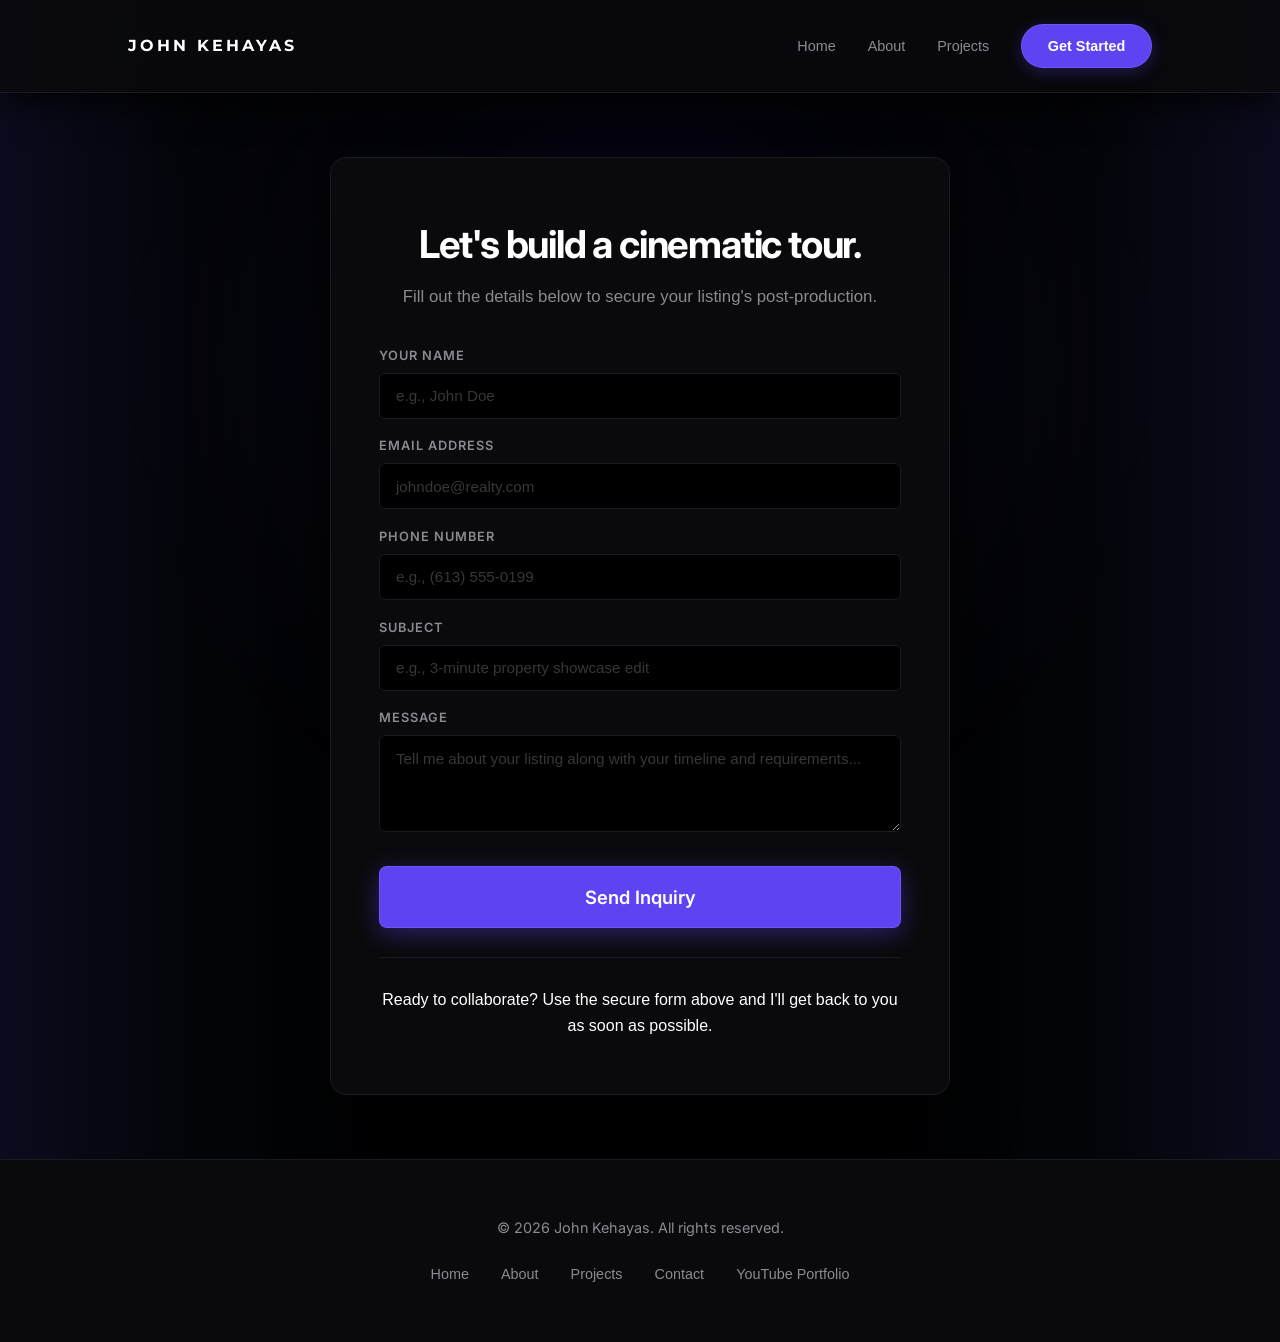
<file: contact.html>
<!DOCTYPE html>
<html lang="en">
<head>
    <meta charset="UTF-8">
    <meta name="viewport" content="width=device-width, initial-scale=1.0">
    <title>Contact | John Kehayas</title>
    <link rel="icon" type="image/png" href="jklogo.png">
    <link rel="preconnect" href="https://fonts.googleapis.com">
    <link rel="preconnect" href="https://fonts.gstatic.com" crossorigin>
    <link href="https://fonts.googleapis.com/css2?family=Inter:wght@400;600;700;800&family=Montserrat:wght@500;700&display=swap" rel="stylesheet">
    <link rel="stylesheet" href="style.css">
</head>
<body class="contact-page">
    
    <!-- Static Background Anchored to Corners & Center -->
    <div class="sea-background">
        <div class="sea-blob sea-1"></div>
        <div class="sea-blob sea-2"></div>
        <div class="sea-blob sea-3"></div>
        <div class="sea-blob sea-5"></div>
        <div class="sea-blob sea-4"></div>
    </div>

    <!-- SaaS Navigation Bar -->
    <nav class="navbar">
        <a href="index.html#top" class="logo">JOHN KEHAYAS</a>
        <ul class="nav-links">
            <li><a href="index.html#top">Home</a></li>
            <li><a href="index.html#about">About</a></li>
            <li><a href="index.html#work">Projects</a></li>
            <li><a href="contact.html" class="nav-contact-btn">Get Started</a></li>
        </ul>
    </nav>

    <section class="contact-hero animate-up">
        <div class="reference-card">
            <h2>Let's build a cinematic tour.</h2>
            <p class="contact-sub">Fill out the details below to secure your listing's post-production.</p>
            
            <form action="https://formspree.io/f/xppzygrb" method="POST" class="contact-form">
                <div class="form-group">
                    <label for="name">Your Name</label>
                    <input type="text" id="name" name="name" placeholder="e.g., John Doe" required>
                </div>

                <div class="form-group">
                    <label for="email">Email Address</label>
                    <input type="email" id="email" name="email" placeholder="johndoe@realty.com" required>
                </div>

                <div class="form-group">
                    <label for="phone">Phone Number</label>
                    <input type="tel" id="phone" name="phone" placeholder="e.g., (613) 555-0199">
                </div>

                <div class="form-group">
                    <label for="details">Subject</label>
                    <input type="text" id="details" name="details" placeholder="e.g., 3-minute property showcase edit">
                </div>

                <div class="form-group">
                    <label for="message">Message</label>
                    <textarea id="message" name="message" rows="4" placeholder="Tell me about your listing along with your timeline and requirements..." required></textarea>
                </div>

                <button type="submit" class="btn-solid" style="width: 100%; margin-top: 1rem; border-radius: 8px;">Send Inquiry</button>
            </form>

            <div class="contact-separator"></div>

            <div class="direct-contact-info">
                <p>Ready to collaborate? Use the secure form above and I'll get back to you as soon as possible.</p>
            </div>
        </div>
    </section>

    <!-- Professional Anti-Spam Footer -->
    <footer class="site-footer">
        <div class="footer-content">
            <p>&copy; 2026 John Kehayas. All rights reserved.</p>
            <div class="footer-links">
                <a href="index.html#top">Home</a>
                <a href="index.html#about">About</a>
                <a href="index.html#work">Projects</a>
                <a href="contact.html">Contact</a>
                <a href="https://www.youtube.com/@johnkehayas" target="_blank">YouTube Portfolio</a>
            </div>
        </div>
    </footer>

    <script src="script.js"></script>
</body>
</html>
</file>
<file: style.css>
:root {
    --bg-base: #000000;        
    --bg-surface: #0a0a0c;     
    --text-primary: #ffffff;   
    --text-secondary: #8a8a93; 
    --accent-glow: #5e43f3;    
    --accent-glow-hover: #7359f5;
    --border-color: #1a1a20;   
}

* {
    margin: 0;
    padding: 0;
    box-sizing: border-box;
    scroll-behavior: smooth;
    scroll-padding-top: 110px;
}

body {
    background-color: var(--bg-base);
    color: var(--text-primary);
    font-family: -apple-system, BlinkMacSystemFont, "Segoe UI", Roboto, Helvetica, Arial, sans-serif;
    line-height: 1.6;
    -webkit-font-smoothing: antialiased;
    position: relative;
    overflow-x: hidden;
}

/* Background Gradients */
.sea-background {
    position: absolute; 
    top: 0; 
    left: 0;
    width: 100%; 
    height: 100%; 
    background: linear-gradient(90deg, rgba(30, 27, 75, 0.4) 0%, rgba(15, 23, 42, 0.2) 15%, #000000 35%, #000000 65%, rgba(15, 23, 42, 0.2) 85%, rgba(30, 27, 75, 0.4) 100%), var(--bg-base);
    z-index: -3;
    overflow: hidden;
    pointer-events: none;
}

.sea-blob {
    position: absolute;
    border-radius: 50%;
    filter: blur(80px);
    opacity: 0.75;
}

.sea-3 {
    top: 40vh;
    left: 50vw;
    width: 90vw;
    height: 90vw;
    transform: translate(-50%, -50%);
    background: radial-gradient(circle, rgba(94, 67, 243, 0.15) 0%, rgba(94, 67, 243, 0) 60%);
}

.sea-1, .sea-2, .sea-4, .sea-5, .sea-6 {
    display: none;
}

/* Navbar */
.navbar {
    display: flex;
    justify-content: space-between;
    align-items: center;
    width: 100%;
    padding: 1.5rem 10%;
    background-color: rgba(10, 10, 14, 0.85);
    backdrop-filter: blur(16px);
    -webkit-backdrop-filter: blur(16px);
    position: sticky;
    top: 0;
    z-index: 100;
    border-bottom: 1px solid rgba(255, 255, 255, 0.08);
    box-shadow: 0 10px 30px rgba(0, 0, 0, 0.8);
}

.logo {
    font-family: 'Montserrat', sans-serif; 
    font-weight: 700;
    letter-spacing: 3px;
    font-size: 1rem;
    text-transform: uppercase;
    text-decoration: none;
    color: #ffffff;
    transition: opacity 0.2s ease;
    white-space: nowrap;
    flex-shrink: 0;
}

.logo:hover {
    opacity: 0.75;
}

.nav-links {
    list-style: none;
    display: flex;
    align-items: center;
    gap: 2rem;
}

.nav-links a {
    text-decoration: none;
    color: var(--text-secondary);
    font-weight: 500;
    font-size: 0.9rem;
    transition: color 0.2s ease;
    white-space: nowrap;
}

.nav-links a:hover {
    color: #ffffff;
}

.nav-contact-btn {
    background-color: var(--accent-glow) !important;
    color: #ffffff !important;
    padding: 0.6rem 1.6rem !important;
    border-radius: 50px;
    font-weight: 600 !important;
    transition: all 0.2s ease !important;
    box-shadow: 0 4px 15px rgba(94, 67, 243, 0.3);
    border: 1px solid rgba(255, 255, 255, 0.1);
    white-space: nowrap !important;
    display: inline-flex;
    align-items: center;
    justify-content: center;
}

.nav-contact-btn:hover {
    background-color: var(--accent-glow-hover) !important;
    transform: translateY(-1px);
    box-shadow: 0 6px 20px rgba(94, 67, 243, 0.5) !important;
}

/* Hero Section (Original Format) */
.hero {
    min-height: 75vh;
    padding: 6rem 5% 4rem 5%;
    text-align: center;
    display: flex;
    flex-direction: column;
    justify-content: center;
    align-items: center;
}

.eyebrow {
    color: var(--accent-glow);
    font-size: 0.85rem;
    font-weight: 600;
    letter-spacing: 2px;
    text-transform: uppercase;
    margin-bottom: 1.5rem;
    font-family: 'Inter', sans-serif;
}

.hero h1 {
    font-size: 4.2rem;
    max-width: 850px;
    margin: 0 auto 1.5rem auto;
    letter-spacing: -2px;
    line-height: 1.08;
}

.subtitle {
    color: var(--text-secondary);
    font-size: 1.2rem;
    margin-bottom: 3rem;
    max-width: 550px;
    margin-left: auto;
    margin-right: auto;
}

/* Carousel Outer Box */
.carousel-outer-wrapper {
    position: relative;
    width: 100%;
    margin-bottom: 3.5rem;
    container-type: inline-size;
}

.video-container {
    position: relative;
    padding-bottom: 56.25%;
    height: 0;
    overflow: hidden;
    border-radius: 14px;
    background-color: #000;
    border: 4px solid rgba(255, 255, 255, 0.22);
    box-shadow: 0 30px 60px rgba(0,0,0,0.9), 0 0 30px rgba(94, 67, 243, 0.15);
    cursor: pointer;
    transform: translateZ(0);
}

.video-container video {
    position: absolute;
    top: 0; left: 0;
    width: 100%; height: 100%;
    object-fit: cover;
}

/* Play Overlay Icon */
.carousel-play-overlay {
    position: absolute;
    top: 50%;
    left: 50%;
    transform: translate(-50%, -50%);
    width: 74px;
    height: 74px;
    background: rgba(10, 10, 14, 0.75);
    backdrop-filter: blur(10px);
    -webkit-backdrop-filter: blur(10px);
    border: 1px solid rgba(255, 255, 255, 0.2);
    border-radius: 50%;
    display: flex;
    align-items: center;
    justify-content: center;
    color: #ffffff;
    z-index: 10;
    pointer-events: none;
    transition: opacity 0.3s ease, transform 0.3s ease, background 0.3s ease, border-color 0.3s ease;
    box-shadow: 0 12px 30px rgba(0, 0, 0, 0.6), 0 0 25px rgba(94, 67, 243, 0.3);
}

.carousel-play-overlay svg {
    margin-left: 3px;
}

.video-container.is-playing .carousel-play-overlay,
.video-container.grid-open .carousel-play-overlay {
    opacity: 0 !important;
    visibility: hidden !important;
    pointer-events: none !important;
}

.video-container:hover .carousel-play-overlay {
    transform: translate(-50%, -50%) scale(1.08);
    background: var(--accent-glow);
    border-color: var(--accent-glow);
    box-shadow: 0 0 30px rgba(94, 67, 243, 0.6);
}

/* YouTube-Style Top Gradient Title Header */
.video-top-bar {
    position: absolute;
    top: 0;
    left: 0;
    width: 100%;
    background: linear-gradient(to bottom, rgba(8, 8, 12, 0.9) 0%, rgba(8, 8, 12, 0.45) 60%, transparent 100%);
    display: flex;
    align-items: center;
    padding: 0.85rem 1.15rem;
    z-index: 25;
    opacity: 0;
    pointer-events: none;
    transition: opacity 0.3s ease;
    border-top-left-radius: 12px;
    border-top-right-radius: 12px;
}

.video-container:hover .video-top-bar {
    opacity: 1;
}

.video-top-bar .overlay-title {
    font-size: 0.95rem;
    font-weight: 600;
    color: #ffffff;
    font-family: 'Inter', sans-serif;
    letter-spacing: -0.2px;
    text-shadow: 0 2px 8px rgba(0, 0, 0, 0.95);
    white-space: nowrap;
    overflow: hidden;
    text-overflow: ellipsis;
    max-width: 90%;
    opacity: 1;
    pointer-events: auto;
}

/* Translucent Center Floating Controls (Hover Only) */
.carousel-center-controls {
    position: absolute;
    top: 50%;
    left: 50%;
    transform: translate(-50%, -50%);
    display: flex;
    align-items: center;
    gap: 0.85rem;
    z-index: 20;
    opacity: 0;
    pointer-events: none;
    transition: opacity 0.25s ease, transform 0.25s ease;
}

.video-container:hover .carousel-center-controls {
    opacity: 1;
    pointer-events: auto;
}

.center-ctrl-btn {
    background: rgba(14, 14, 20, 0.55);
    backdrop-filter: blur(10px);
    -webkit-backdrop-filter: blur(10px);
    border: 1px solid rgba(255, 255, 255, 0.18);
    color: #ffffff;
    border-radius: 50px;
    display: inline-flex;
    align-items: center;
    justify-content: center;
    cursor: pointer;
    transition: background 0.2s ease, border-color 0.2s ease, transform 0.2s ease, box-shadow 0.2s ease;
    box-shadow: 0 8px 20px rgba(0, 0, 0, 0.5);
}

.center-ctrl-btn:hover {
    background: var(--accent-glow);
    border-color: var(--accent-glow);
    transform: scale(1.06);
    box-shadow: 0 0 20px rgba(94, 67, 243, 0.5);
}

.center-ctrl-btn.play-btn {
    width: 48px;
    height: 48px;
    border-radius: 50%;
}

.center-ctrl-btn.play-btn svg {
    margin-left: 2px;
}

.center-ctrl-btn.skip-btn {
    padding: 0.45rem 0.75rem;
    height: 36px;
    gap: 0.3rem;
    font-size: 0.72rem;
    font-weight: 700;
    font-family: 'Inter', sans-serif;
    letter-spacing: 0.5px;
}

.skip-label {
    line-height: 1;
}

/* Universal Tooltip Engine */
.site-tip {
    position: absolute;
    bottom: -62px;
    background: rgba(14, 14, 20, 0.95);
    backdrop-filter: blur(12px);
    -webkit-backdrop-filter: blur(12px);
    border: 1px solid var(--accent-glow);
    color: #ffffff;
    padding: 9px 15px;
    border-radius: 8px;
    font-size: 0.82rem;
    font-family: 'Inter', sans-serif;
    font-weight: 600;
    box-shadow: 0 10px 25px rgba(94, 67, 243, 0.45);
    z-index: 45;
    display: inline-flex;
    align-items: center;
    white-space: nowrap;
    pointer-events: none;
    opacity: 0;
    visibility: hidden;
    transform: translateY(6px);
    transition: opacity 0.35s ease, transform 0.35s ease, visibility 0.35s ease;
}

.site-tip::before {
    content: '';
    position: absolute;
    top: -6px;
    left: var(--arrow-left, 50%);
    width: 10px;
    height: 10px;
    background: rgba(14, 14, 20, 0.95);
    border-left: 1px solid var(--accent-glow);
    border-top: 1px solid var(--accent-glow);
    transform: rotate(45deg);
    transition: left 0.15s ease;
}

.site-tip.active {
    opacity: 1;
    visibility: visible;
    transform: translateY(0);
    animation: tipFloat 2s infinite ease-in-out;
}

@keyframes tipFloat {
    0%, 100% { transform: translateY(0); }
    50% { transform: translateY(-3px); }
}

/* Popover Grid View: Semi-Transparent Animated Overlay */
.player-grid-view {
    position: absolute;
    top: 0; 
    left: 0;
    width: 100%; 
    height: calc(100% - 52px);
    background: rgba(10, 10, 14, 0);
    -webkit-backdrop-filter: blur(6px);
    z-index: 22;
    display: flex;
    flex-direction: column;
    padding: 1.25rem;
    border-top-left-radius: 14px;
    border-top-right-radius: 14px;
    opacity: 0;
    visibility: hidden;
    transform: scale(0.96);
    transition: opacity 0.3s ease, transform 0.3s cubic-bezier(0.16, 1, 0.3, 1), visibility 0.3s ease;
    pointer-events: none;
}

.player-grid-view.active {
    opacity: 1;
    visibility: visible;
    transform: scale(1);
    pointer-events: auto;
}

.player-grid-cards {
    display: grid;
    grid-template-columns: repeat(3, 1fr);
    grid-template-rows: repeat(2, 1fr);
    gap: 1.1rem;
    width: 100%;
    height: 100%;
}

.player-asset-card {
    position: relative;
    background: transparent; 
    border: none; 
    border-radius: 8px;
    overflow: hidden;
    cursor: pointer;
    transition: transform 0.25s ease, box-shadow 0.25s ease;
    display: flex;
    flex-direction: column;
}

.player-asset-card:hover {
    transform: scale(1.03);
    box-shadow: 0 12px 30px rgba(94, 67, 243, 0.4);
    z-index: 5;
}

.player-asset-card video {
    width: 100%;
    height: 100%;
    object-fit: cover;
    border-radius: 8px;
    filter: brightness(0.75);
    pointer-events: none;
    transition: filter 0.25s ease, transform 0.25s ease;
}

.player-asset-card:hover video {
    filter: brightness(1);
    transform: scale(1.02);
}

.asset-title-overlay {
    position: absolute;
    top: 0; left: 0;
    width: 100%; height: 100%;
    display: flex;
    align-items: center;
    justify-content: center;
    padding: 0.5rem;
    text-align: center;
    background: linear-gradient(to bottom, rgba(0,0,0,0.1), rgba(0,0,0,0.4));
    pointer-events: none;
    transition: background 0.25s ease;
}

.player-asset-card:hover .asset-title-overlay {
    background: linear-gradient(to bottom, rgba(0,0,0,0.05), rgba(0,0,0,0.25));
}

.asset-title-overlay span {
    color: #ffffff;
    font-size: 0.8rem;
    font-weight: 700;
    font-family: 'Inter', sans-serif;
    letter-spacing: -0.3px;
    text-shadow: 0 2px 4px rgba(0,0,0,0.9);
}

/* Control Bar Base */
.video-overlay-bar {
    position: absolute;
    bottom: 0;
    left: 0;
    width: 100%;
    background: transparent;
    display: flex;
    align-items: center;
    justify-content: space-between;
    padding: 0.55rem 0.85rem;
    z-index: 25;
    border-bottom-left-radius: 12px;
    border-bottom-right-radius: 12px;
    border-top: 1px solid transparent;
    gap: 0.75rem;
    pointer-events: none;
    transition: background 0.3s ease, border-color 0.3s ease;
}

.video-container:hover .video-overlay-bar {
    background: linear-gradient(to top, rgba(8, 8, 12, 0.95) 0%, rgba(8, 8, 12, 0.85) 75%, transparent 100%);
    border-top: 1px solid rgba(255, 255, 255, 0.05);
    pointer-events: auto;
}

.control-left-group {
    display: flex;
    align-items: center;
    gap: 0.55rem;
    min-width: auto; 
    flex-shrink: 0;
}

.control-right-group {
    display: flex;
    align-items: center;
    gap: 0.4rem;
    flex-shrink: 0;
}

.timeline-container,
.timecode,
.audio-control-wrapper,
.overlay-btn {
    opacity: 0;
    pointer-events: none;
    transition: opacity 0.3s ease, transform 0.2s ease, background 0.2s ease, border-color 0.2s ease, box-shadow 0.2s ease;
}

.video-container:hover .timeline-container,
.video-container:hover .timecode,
.video-container:hover .audio-control-wrapper,
.video-container:hover .overlay-btn {
    opacity: 1;
    pointer-events: auto;
}

.overlay-btn.tip-highlight {
    opacity: 1 !important;
    pointer-events: auto !important;
    background: var(--accent-glow) !important;
    border-color: var(--accent-glow) !important;
    color: #ffffff !important;
    box-shadow: 0 0 15px var(--accent-glow), 0 0 30px rgba(94, 67, 243, 0.6) !important;
    animation: tipBtnPulse 2s infinite ease-in-out !important;
    z-index: 30;
}

@keyframes tipBtnPulse {
    0%, 100% {
        transform: scale(1.06);
        box-shadow: 0 0 12px var(--accent-glow), 0 0 24px rgba(94, 67, 243, 0.6);
    }
    50% {
        transform: scale(1.16);
        box-shadow: 0 0 20px var(--accent-glow), 0 0 36px rgba(94, 67, 243, 0.85);
    }
}

.timeline-container {
    flex-grow: 1;
    flex-shrink: 1;
    min-width: 40px; 
    height: 6px;
    background-color: rgba(255, 255, 255, 0.2);
    border-radius: 3px;
    cursor: pointer;
    position: relative;
    overflow: hidden;
    transition: height 0.15s ease;
}

.timeline-container:hover {
    height: 10px;
}

.timeline-progress {
    position: absolute;
    top: 0; left: 0;
    height: 100%;
    width: 0%;
    background-color: var(--accent-glow);
    border-radius: 3px;
    pointer-events: none;
    opacity: 0; 
    transition: opacity 0.2s ease;
}

.video-container.is-playing .timeline-progress {
    opacity: 1; 
}

.timecode {
    font-size: 0.72rem;
    font-weight: 600;
    color: var(--text-secondary);
    font-family: 'Inter', sans-serif;
    white-space: nowrap;
    margin-right: 0.15rem;
}

.overlay-btn {
    background: rgba(255, 255, 255, 0.08);
    border: 1px solid rgba(255, 255, 255, 0.15);
    color: #ffffff;
    width: 30px;
    height: 30px;
    border-radius: 6px;
    display: flex;
    align-items: center;
    justify-content: center;
    cursor: pointer;
    padding: 0;
    flex-shrink: 0;
}

.overlay-btn:hover {
    background: var(--accent-glow);
    border-color: var(--accent-glow);
}

.overlay-btn svg {
    display: block;
}

.audio-control-wrapper {
    position: relative;
    display: flex;
    align-items: center;
}

.volume-slider-popup {
    position: absolute;
    bottom: 30px;
    left: 50%;
    transform: translateX(-50%);
    padding-bottom: 15px; 
    background: transparent;
    display: none;
    flex-direction: column;
    align-items: center;
    z-index: 30;
}

.audio-control-wrapper:hover .volume-slider-popup {
    display: flex;
}

.volume-slider-popup::after {
    content: '';
    position: absolute;
    bottom: 0;
    left: 0;
    width: 100%;
    height: 15px;
    background: transparent;
}

.volume-slider-inner {
    background: rgba(14, 14, 20, 0.95);
    backdrop-filter: blur(12px);
    -webkit-backdrop-filter: blur(12px);
    border: 1px solid rgba(255, 255, 255, 0.15);
    padding: 12px 8px;
    border-radius: 8px;
    box-shadow: 0 10px 25px rgba(0,0,0,0.8);
    display: flex;
    flex-direction: column;
    align-items: center;
}

.volume-slider-inner input[type="range"] {
    writing-mode: vertical-lr;
    direction: rtl;
    width: 6px;
    height: 75px;
    accent-color: var(--accent-glow);
    cursor: pointer;
}

/* Hide Center Controls and Top Title Bar When Grid View Is Active */
.video-container.grid-open .carousel-center-controls,
.video-container.grid-open .video-top-bar,
.video-container:has(.player-grid-view.active) .carousel-center-controls,
.video-container:has(.player-grid-view.active) .video-top-bar {
    opacity: 0 !important;
    pointer-events: none !important;
    visibility: hidden !important;
}

/* Typography & Layout */
h1, h2, h3 {
    font-family: 'Inter', sans-serif;
    color: #ffffff;
    font-weight: 700;
}

.hero h1, .feature-content h2, .portfolio-section h2 {
    letter-spacing: -2px; 
}

.btn-solid {
    display: inline-block;
    background-color: var(--accent-glow);
    color: #ffffff;
    text-decoration: none;
    padding: 1.2rem 4.5rem;
    border-radius: 50px; 
    font-size: 1.15rem;
    font-weight: 600;
    font-family: 'Inter', sans-serif;
    transition: all 0.3s ease;
    cursor: pointer;
    box-shadow: 0 6px 25px rgba(94, 67, 243, 0.4);
    border: 1px solid rgba(255,255,255,0.1);
}

.btn-solid:hover {
    background-color: var(--accent-glow-hover);
    transform: translateY(-3px);
    box-shadow: 0 8px 30px rgba(94, 67, 243, 0.6);
}

.animate-up { opacity: 0; transform: translateY(20px); animation: fadeUp 1s ease forwards; }
.animate-up-delay { opacity: 0; transform: translateY(20px); animation: fadeUp 1s ease 0.1s forwards; }
.animate-up-delay-2 { opacity: 0; transform: translateY(20px); animation: fadeUp 1s ease 0.2s forwards; }
.animate-up-delay-3 { opacity: 0; transform: translateY(20px); animation: fadeUp 1s ease 0.3s forwards; }

@keyframes fadeUp { to { opacity: 1; transform: translateY(0); } }

.scroll-reveal {
    opacity: 0;
    transform: translateY(30px);
    transition: opacity 0.8s ease, transform 0.8s ease;
}
.scroll-reveal.in-view {
    opacity: 1;
    transform: translateY(0);
}

.separator {
    width: 100%;
    height: 1px;
    margin: 3rem 0;
    display: flex;
    justify-content: center;
}
.separator-line {
    width: 60%;
    height: 1px;
    background: linear-gradient(90deg, transparent, var(--accent-glow), transparent);
    transform: scaleX(0);
    transition: transform 1.5s ease;
}
.scroll-reveal.in-view .separator-line {
    transform: scaleX(1);
}

.modern-features {
    padding: 5rem 10%;
    background-color: var(--bg-surface);
    position: relative;
    z-index: 2;
    margin-top: -3rem;    
    margin-bottom: -3rem; 
}

.section-label {
    color: var(--accent-glow);
    font-size: 0.8rem;
    font-weight: 600;
    letter-spacing: 2px;
    text-transform: uppercase;
    margin-bottom: 1rem;
    font-family: 'Inter', sans-serif;
}

.feature-row {
    display: flex;
    align-items: center; 
    gap: 6rem;
    margin-bottom: 7rem; 
}

.feature-row:last-child {
    margin-bottom: 0;
}

.feature-row.reverse {
    flex-direction: row-reverse;
    transform: none; 
}

.feature-image { 
    flex: 1; 
}

.feature-content { 
    flex: 1; 
}

.feature-content h2 { font-size: 2.8rem; margin-bottom: 1.2rem; }
.feature-content > p { color: var(--text-secondary); margin-bottom: 2.5rem; font-size: 1.05rem; }

.feature-image img {
    width: 100%;
    border-radius: 14px; 
    object-fit: cover;
    border: 2px solid rgba(255, 255, 255, 0.22);
    box-shadow: 0 30px 60px rgba(0,0,0,0.9), 0 0 30px rgba(94, 67, 243, 0.15);
}

/* Accordions */
.accordion-container { border-top: 1px solid var(--border-color); }
.accordion {
    background-color: transparent;
    color: var(--text-primary);
    cursor: pointer;
    padding: 1.3rem 0;
    width: 100%;
    text-align: left;
    border: none;
    border-bottom: 1px solid var(--border-color);
    outline: none;
    font-size: 1rem;
    font-weight: 500;
    display: flex;
    justify-content: space-between;
    align-items: center;
    transition: color 0.2s ease;
    position: relative;
}

.accordion::before {
    content: '';
    position: absolute;
    left: -18px;
    top: 50%;
    transform: translateY(-50%);
    width: 6px;
    height: 6px;
    background-color: var(--accent-glow);
    border-radius: 50%;
    box-shadow: 0 0 8px var(--accent-glow);
    transition: transform 0.3s ease, opacity 0.3s ease;
    animation: pulseGlow 2.5s ease-in-out infinite;
}

@keyframes pulseGlow {
    0%, 100% {
        transform: translateY(-50%) scale(1);
        box-shadow: 0 0 6px var(--accent-glow);
        opacity: 0.7;
    }
    50% {
        transform: translateY(-50%) scale(1.25);
        box-shadow: 0 0 14px var(--accent-glow), 0 0 22px var(--accent-glow);
        opacity: 1;
    }
}

.accordion.dot-viewed::before {
    animation: dotDisappear 0.4s ease forwards;
}

@keyframes dotDisappear {
    0% { transform: translateY(-50%) scale(1.35); opacity: 1; }
    50% { transform: translateY(-50%) scale(2); opacity: 0.5; }
    100% { transform: translateY(-50%) scale(0); opacity: 0; }
}

.accordion:hover, .accordion.active { color: var(--accent-glow); }
.accordion::after {
    content: '\002B'; 
    font-size: 1.1rem;
    color: var(--text-secondary);
}
.accordion.active::after {
    content: '\2212'; 
    color: var(--accent-glow);
}
.panel {
    padding: 0;
    max-height: 0;
    overflow: hidden;
    transition: max-height 0.3s ease-out;
}
.panel p { padding: 0.8rem 0 1.5rem 0; color: var(--text-secondary); font-size: 0.95rem; }

/* Portfolio Section */
.portfolio-section {
    padding: 0 5% 6rem 5%;
}
.portfolio-section h2 { font-size: 2.8rem; margin-bottom: 1rem; text-align: center; }

.channel-link-container {
    display: flex;
    justify-content: center;
    margin-bottom: 3.5rem;
}

.channel-link {
    color: var(--text-secondary);
    text-decoration: none;
    font-size: 1.05rem;
    font-weight: 500;
    transition: color 0.2s ease;
}

.channel-link:hover {
    color: var(--accent-glow);
}

.portfolio-grid {
    display: grid;
    grid-template-columns: repeat(auto-fit, minmax(380px, 1fr));
    gap: 2.5rem;
    max-width: 1300px;
    margin: 0 auto;
}
.video-card {
    background-color: var(--bg-surface);
    padding: 1.25rem;
    border-radius: 10px; 
    border: 1px solid var(--border-color);
    transition: transform 0.3s ease, border-color 0.3s ease, box-shadow 0.3s ease;
}
.video-card:hover {
    transform: translateY(-4px);
    border-color: rgba(94, 67, 243, 0.5);
    box-shadow: 0 10px 30px rgba(94, 67, 243, 0.15);
}

.custom-grid-player .overlay-title {
    display: none; 
}

.custom-grid-player .control-left-group {
    min-width: auto; 
}

.custom-grid-player .video-overlay-bar {
    padding: 0.55rem 0.85rem;
    gap: 0.65rem; 
}

/* Polished Contact Callout Frame */
.portfolio-cta {
    margin: 6.5rem auto 2rem auto;
    max-width: 780px;
    text-align: center;
    padding: 4.2rem 3rem;
    background: linear-gradient(180deg, rgba(14, 14, 20, 0.7) 0%, rgba(10, 10, 14, 0.98) 100%);
    border: 1px solid var(--border-color);
    border-radius: 18px;
    box-shadow: 0 25px 50px rgba(0, 0, 0, 0.75), 0 0 35px rgba(94, 67, 243, 0.12);
}

.cta-eyebrow {
    color: var(--accent-glow);
    font-size: 0.85rem;
    font-weight: 700;
    letter-spacing: 2px;
    text-transform: uppercase;
    margin-bottom: 1rem;
    font-family: 'Inter', sans-serif;
}

.cta-heading {
    font-size: 2.35rem;
    font-weight: 700;
    line-height: 1.25;
    margin-bottom: 1.2rem;
    letter-spacing: -1px;
}

.cta-sub {
    color: var(--text-secondary);
    font-size: 1.05rem;
    line-height: 1.65;
    margin-bottom: 2.5rem;
    max-width: 580px;
    margin-left: auto;
    margin-right: auto;
}

/* Contact Page Core */
.contact-page {
    background-color: var(--bg-base);
    min-height: 100vh;
    display: flex;
    flex-direction: column;
}

.contact-hero {
    flex-grow: 1;
    display: flex;
    justify-content: center;
    align-items: center;
    padding: 4rem 5%;
}

.reference-card {
    background-color: var(--bg-surface);
    padding: 3.5rem 3rem;
    border-radius: 16px; 
    border: 1px solid var(--border-color);
    max-width: 620px;
    width: 100%;
    text-align: center;
    box-shadow: 0 30px 60px rgba(0,0,0,0.8);
    position: relative; 
    z-index: 10;
}

.reference-card h2 { 
    font-size: 2.4rem; 
    margin-bottom: 0.5rem; 
    font-family: 'Inter', sans-serif; 
    letter-spacing: -1.2px;
}

.contact-sub { 
    font-size: 1.05rem; 
    color: var(--text-secondary); 
    margin-bottom: 2.2rem; 
}

.contact-separator { 
    height: 1px; 
    background-color: var(--border-color); 
    margin: 1.8rem 0; 
}

.contact-form {
    text-align: left;
    display: flex;
    flex-direction: column;
    gap: 1.1rem;
    margin-bottom: 1.5rem;
}

.form-group {
    display: flex;
    flex-direction: column;
    gap: 0.4rem;
}

.form-group label {
    font-size: 0.8rem;
    font-weight: 600;
    color: var(--text-secondary);
    text-transform: uppercase;
    letter-spacing: 1px;
    font-family: 'Inter', sans-serif;
}

.form-group input, 
.form-group textarea {
    background-color: var(--bg-base);
    border: 1px solid var(--border-color);
    border-radius: 6px;
    padding: 0.85rem 1rem;
    color: var(--text-primary);
    font-size: 0.95rem;
    font-family: -apple-system, BlinkMacSystemFont, "Segoe UI", Roboto, Helvetica, Arial, sans-serif;
    outline: none;
    transition: border-color 0.2s ease, box-shadow 0.2s ease;
    width: 100%;
}

.form-group input::placeholder, 
.form-group textarea::placeholder {
    color: rgba(138, 138, 147, 0.4);
}

.form-group input:focus, 
.form-group textarea:focus {
    border-color: var(--accent-glow);
    box-shadow: 0 0 10px rgba(94, 67, 243, 0.25);
}

.form-group textarea {
    resize: vertical;
    min-height: 95px;
}

/* Footer */
.site-footer {
    background-color: var(--bg-surface);
    border-top: 1px solid var(--border-color);
    padding: 3.5rem 10%;
    text-align: center;
    position: relative;
    z-index: 10;
}

.footer-content {
    display: flex;
    flex-direction: column;
    align-items: center;
    gap: 1.5rem;
    max-width: 1200px;
    margin: 0 auto;
}

.footer-content p {
    color: var(--text-secondary);
    font-size: 0.9rem;
    font-family: 'Inter', sans-serif;
}

.footer-links {
    display: flex;
    gap: 2rem;
}

.footer-links a {
    color: var(--text-secondary);
    text-decoration: none;
    font-size: 0.9rem;
    font-weight: 500;
    transition: color 0.2s ease;
}

.footer-links a:hover {
    color: var(--accent-glow);
}

.image-container {
    position: relative;
    padding-bottom: 56.25%;
    height: 0;
    overflow: hidden;
    border-radius: 14px;
    background-color: #000;
    border: 1px solid rgba(255, 255, 255, 0.22);
    box-shadow: 0 30px 60px rgba(0,0,0,0.9), 0 0 30px rgba(94, 67, 243, 0.15);
    transform: translateZ(0);
}

.image-container img {
    position: absolute;
    top: 0; 
    left: 0;
    width: 100%; 
    height: 100%;
    object-fit: cover;
}

/* Global Responsive Breakpoints */
@media (max-width: 968px) {
    .navbar {
        padding: 1.2rem 6%;
    }
    .modern-features {
        padding: 4rem 6%;
    }
    .feature-row, .feature-row.reverse {
        flex-direction: column;
        gap: 3.5rem;
    }
    .feature-image, .feature-content {
        width: 100%;
    }
    .hero h1 {
        font-size: 3rem;
    }
}

@media (max-width: 768px) {
    .navbar {
        padding: 1rem 4%;
    }
    .logo {
        font-size: 0.85rem;
        letter-spacing: 1.5px;
    }
    .nav-links {
        gap: 1.1rem;
    }
    .nav-links a {
        font-size: 0.82rem;
    }
    .nav-contact-btn {
        padding: 0.45rem 1rem !important;
        font-size: 0.82rem !important;
    }
    .contact-hero {
        padding: 2.5rem 4%;
    }
    .reference-card {
        padding: 2.5rem 1.75rem;
        border-radius: 14px;
    }
    .reference-card h2 {
        font-size: 2rem;
        letter-spacing: -0.8px;
    }
    .contact-sub {
        font-size: 0.95rem;
        margin-bottom: 1.8rem;
    }
}

@media (max-width: 480px) {
    .navbar {
        padding: 0.85rem 3%;
    }
    .logo {
        font-size: 0.78rem;
        letter-spacing: 1px;
    }
    .nav-links {
        gap: 0.55rem;
    }
    .nav-links a {
        font-size: 0.76rem;
    }
    .nav-contact-btn {
        padding: 0.4rem 0.75rem !important;
        font-size: 0.74rem !important;
        letter-spacing: 0;
    }
    .hero {
        padding: 4.5rem 4% 3rem 4%;
    }
    .hero h1 {
        font-size: 2.3rem;
        letter-spacing: -1px;
    }
    .subtitle {
        font-size: 1.05rem;
        margin-bottom: 2rem;
    }
    .hero .btn-solid, 
    .portfolio-cta .btn-solid {
        padding: 1rem 2.5rem;
        font-size: 1rem;
    }
    .portfolio-cta {
        padding: 2.5rem 1.25rem;
        margin-top: 4.5rem;
    }
    .cta-heading {
        font-size: 1.75rem;
    }
    .contact-hero {
        padding: 1.8rem 3%;
    }
    .reference-card {
        padding: 2rem 1.15rem;
        border-radius: 12px;
    }
    .reference-card h2 {
        font-size: 1.65rem;
        letter-spacing: -0.5px;
    }
    .contact-sub {
        font-size: 0.9rem;
        margin-bottom: 1.5rem;
    }
    .contact-form {
        gap: 0.85rem;
    }
    .form-group input, 
    .form-group textarea {
        padding: 0.75rem 0.85rem;
        font-size: 0.9rem;
    }
    .footer-links {
        gap: 1rem;
        flex-wrap: wrap;
        justify-content: center;
    }
    .video-top-bar {
        padding: 0.6rem 0.85rem;
    }
    .video-top-bar .overlay-title {
        font-size: 0.82rem;
        max-width: 95%;
    }
}

@media (max-width: 360px) {
    .navbar {
        padding: 0.75rem 2%;
    }
    .logo {
        font-size: 0.72rem;
        letter-spacing: 0.5px;
    }
    .nav-links {
        gap: 0.4rem;
    }
    .nav-links a {
        font-size: 0.7rem;
    }
    .nav-contact-btn {
        padding: 0.35rem 0.55rem !important;
        font-size: 0.68rem !important;
    }
}
</file>
